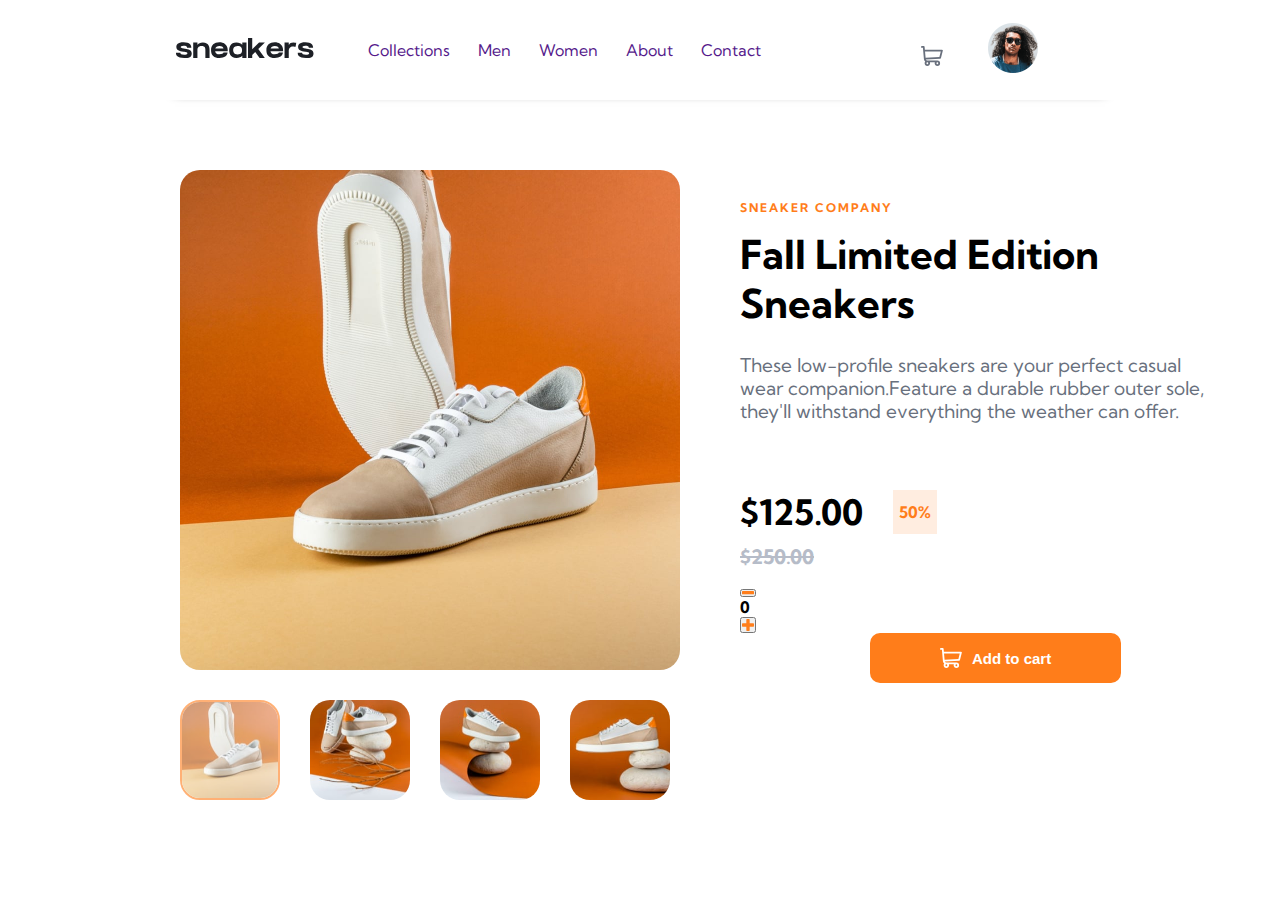
<file: index.html>
<!DOCTYPE html>
<html lang="en">
<head>
  <meta charset="UTF-8">
  <meta name="viewport" content="width=device-width, initial-scale=1.0"> 
  <link rel="stylesheet" href="style.css">
  <link href="https://fonts.googleapis.com/css2?family=Kumbh+Sans:wght@400;700&display=swap" rel="stylesheet">

  <title>E-commerce product page</title>

</head>
<body>
   
 <!-- header -->
 <header>
     

    <!-- Toggle menu -->
    <nav class="nav" >
      <div class="nav__panel-container">
          <div class="nav__panel">
               <div class="closeMenu" id="closeMenu">
                 <a href="#"><img src="/ecommerce-product-page-main/images/icon-close.svg"></a> 
              </div>
             
              <ul class="nav__link-container">
                  <li class="nav__link">
                      <a href="#">Collections</a>
                  </li>
                  <li class="nav__link">
                      <a href="#">Men</a>
                  </li>
                  <li class="nav__link">
                      <a href="#">Women</a>
                  </li>
                  <li class="nav__link">
                      <a href="#">About</a>
                  </li>
                  <li class="nav__link">
                    <a href="#">Contact</a>
                </li>
              </ul>
          </div>
      </div>
     
    </nav>
<!-- End Toggle Menu -->

  <div class="container">
   
              <div class="madehead">
                <div class="logo">
                    <img src="/ecommerce-product-page-main/images/logo.svg">
                </div>
               
                  <div class="nav-toggle" id="openMenu">
                  <a href="#"><img id="hamburger" class="navIcon" src="/ecommerce-product-page-main/images/icon-menu.svg" 
                    alt="Hamburger Menu"></a>  
                  </div>
              </div>
              <nav class="navbar">
                  <ul class="navbar-link">
                      <li><a class="nav-link" href=""> Collections</a></li>
                      <li><a class="nav-link" href="">Men</a></li>
                      <li><a class="nav-link"  href="">Women</a></li>
                      <li><a class="nav-link"  href=""> About</a></li>
                      <li><a class="nav-link"  href=""> Contact</a></li>
                  </ul>
              </nav>
                      <!-- sideImages -->
                      <div class="image-list">
                          <div class="sideImages">
                            <a href="#"><img  class="cartIcon" src="/ecommerce-product-page-main/images/icon-cart.svg" 
                            alt="Cart Image"></a>
                          </div>
                      </div>          
                   
                       <div class="sideImages">
                       <a href="#"> <img  class="avatar" src="/ecommerce-product-page-main/images/image-avatar.png"
                         alt="avatar Image"></a>
                       </div>
                       </div>
                    <!-- end sideImages -->
         
  </div>         
 </header> 
 <!-- End header -->

  <!-- feature-path-text -->
  <section class="section-container">
      <!-- Lightbox -->
      <section class="lightbox">
        <div class="img-text">
        <div class="product-hero">
          <img  src="/ecommerce-product-page-main/images/image-product-1.jpg" alt="image product">
        </div>
        <div class="arrows">
        <div class="previous arrow">
              <img src="/ecommerce-product-page-main/images/icon-previous.svg" alt="icon previous">
        </div>
        <div class="next arrow">
              <img src="/ecommerce-product-page-main/images/icon-next.svg" alt="icon next">
         </div>
              
        </div>
      </div>
          <div class="thumb-gallery">
              <div class="pic active">
                  <img src="/ecommerce-product-page-main/images/image-product-1-thumbnail.jpg" alt="thumb-1">
              </div>
              <div class="pic">
                  <img src="/ecommerce-product-page-main/images/image-product-2-thumbnail.jpg" alt="thumb-2">
              </div>
              <div class="pic">
                  <img src="/ecommerce-product-page-main/images/image-product-3-thumbnail.jpg" alt="thumb-3">
              </div>
              <div class="pic">
                  <img src="/ecommerce-product-page-main/images/image-product-4-thumbnail.jpg" alt="thumb-4">
              </div>
          </div>
    
     <!-- text -section -->
        <section class="Feature-1-2">
            <div class="feature-path-text">
                        <p class="f-path-text-p">
                          SNEAKER COMPANY
                        </p>
                      <h1 class="f-path-bold">Fall Limited Edition <br>Sneakers</h1>
                      <p class="f-path-text-p2">
                      These low-profile sneakers are your perfect casual wear companion.Feature a 
                      durable rubber outer sole, they'll withstand everything the weather can offer.
                      </p>
                   
                  </div>
              
       
   <!-- add to cart -->
   <div class="product">
    <div class="product__content grid gap-sizer-1">
     <div class="product__price flex">
      <div class="product__price--actual flex gap-sizer-1">
       <h2 class="font-bold fs-4">$125.00</h2>
       <p class="accent bg-accent-pale font-bold fs-2 price--discount">50%</p>
      </div>
      <p class="alt-bkg2 price--original font-bold fs-2">$250.00</p>
     </div>
     <div class="check-add">
     <section class="checkout flex gap-sizer-1">
     <div class="checkout__amt flex">
      <div class="checkout__amtBtn rounded flex bg-alt-bkg3">
      <button id="amt--decrease" class="amt grid" aria-label="Decrease quantity"><svg width="12" height="4" xmlns="http://www.w3.org/2000/svg" xmlns:xlink="http://www.w3.org/1999/xlink">
       <defs>
        <path
         d="M11.357 3.332A.641.641 0 0 0 12 2.69V.643A.641.641 0 0 0 11.357 0H.643A.641.641 0 0 0 0 .643v2.046c0 .357.287.643.643.643h10.714Z"
         id="a" />
       </defs>
       <use fill="#FF7E1B" fill-rule="nonzero" xlink:href="#a" />
      </svg></button>
      <span id="qty" class="font-bold fs-9" aria-label="Current quantity">0</span>
      <button id="amt--increase" class="amt grid" aria-label="Increase quantity"><svg width="12" height="12" xmlns="http://www.w3.org/2000/svg" xmlns:xlink="http://www.w3.org/1999/xlink">
       <defs>
        <path
         d="M12 7.023V4.977a.641.641 0 0 0-.643-.643h-3.69V.643A.641.641 0 0 0 7.022 0H4.977a.641.641 0 0 0-.643.643v3.69H.643A.641.641 0 0 0 0 4.978v2.046c0 .356.287.643.643.643h3.69v3.691c0 .356.288.643.644.643h2.046a.641.641 0 0 0 .643-.643v-3.69h3.691A.641.641 0 0 0 12 7.022Z"
         id="b" />
       </defs>
       <use fill="#FF7E1B" fill-rule="nonzero" xlink:href="#b" />
      </svg></button>
     </div>
    </div>
  </div>
    
       <button id="checkout" class="accent-pale checkout__btn flex bg-accent rounded flex gap-sizer-1">
         <svg width="22" height="20" xmlns="http://www.w3.org/2000/svg">
         <path
          d="M20.925 3.641H3.863L3.61.816A.896.896 0 0 0 2.717 0H.897a.896.896 0 1 0 0 1.792h1l1.031 11.483c.073.828.52 1.726 1.291 2.336C2.83 17.385 4.099 20 6.359 20c1.875 0 3.197-1.87 2.554-3.642h4.905c-.642 1.77.677 3.642 2.555 3.642a2.72 2.72 0 0 0 2.717-2.717 2.72 2.72 0 0 0-2.717-2.717H6.365c-.681 0-1.274-.41-1.53-1.009l14.321-.842a.896.896 0 0 0 .817-.677l1.821-7.283a.897.897 0 0 0-.87-1.114ZM6.358 18.208a.926.926 0 0 1 0-1.85.926.926 0 0 1 0 1.85Zm10.015 0a.926.926 0 0 1 0-1.85.926.926 0 0 1 0 1.85Zm2.021-7.243-13.8.81-.57-6.341h15.753l-1.383 5.53Z"
          fill="currentColor" fill-rule="nonzero" />
        </svg>
        <p class="fs-7 font-bold">Add to cart</p>
       </button>
      </div>
    </section>
    </section>
  </section>
                  


  <!-- feature-path-text end -->
  
  <!-- $125.00
  50%
  $250.00
  0
  Add to cart -->

  
</body>
<script src="app.js" module="style"></script>
</html>
</file>
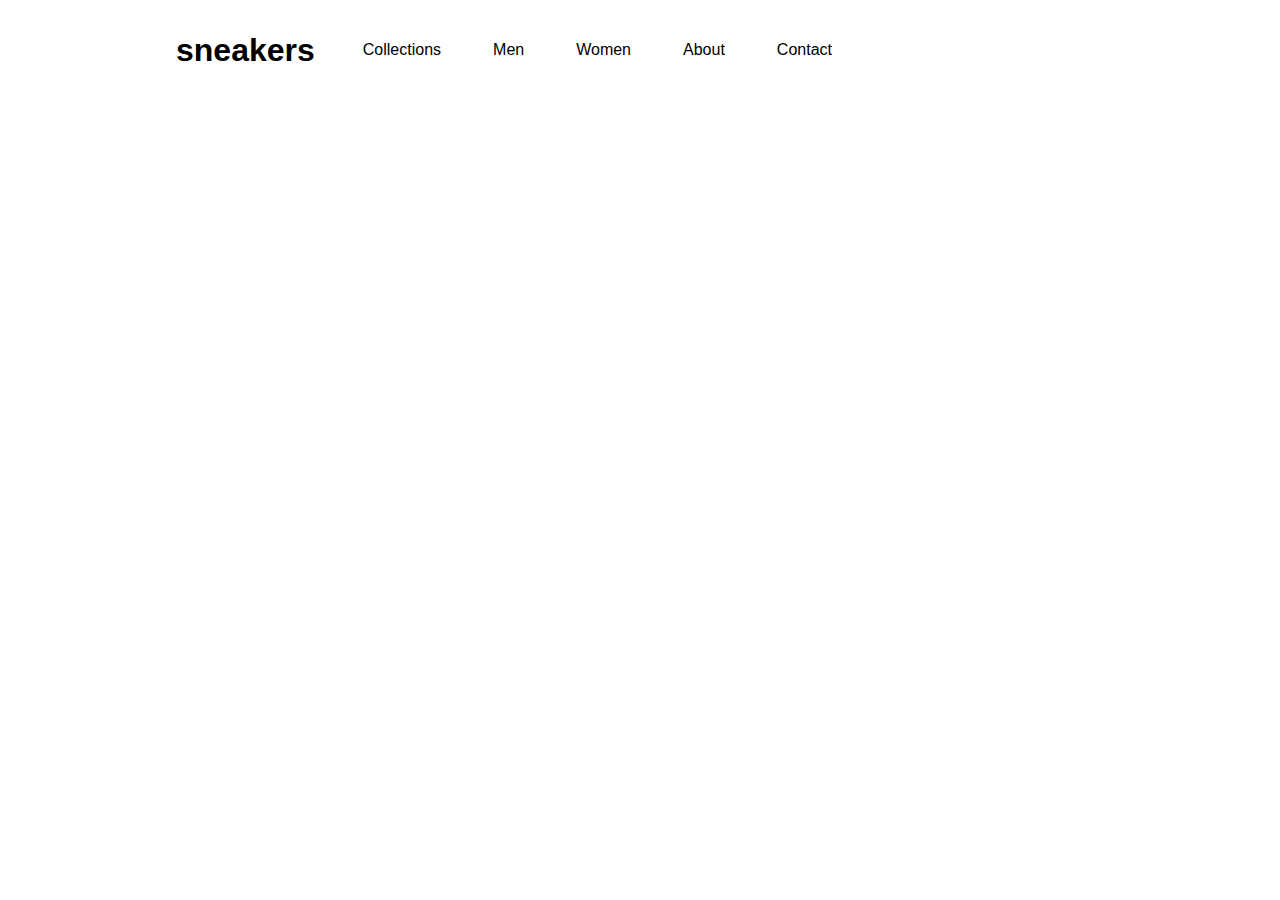
<file: e_headerpathpatch/index.html>
<!DOCTYPE html>
<html lang="en">
<head>
  <meta charset="UTF-8">
  <meta name="viewport" content="width=device-width, initial-scale=1.0"> 
  <link rel="stylesheet"  href="main.css">
  
  <title>Frontend Mentor | E-commerce product page</title>

</head>
<body>

    <!-- header -->
  <header>
    <div class="container">
                <div class="madehead">
                    <h1>sneakers</h1>
                    <div class="nav-toggle" id="navToggle">
                      <img id="hamburger" class="navIcon" src="pictures/icons8-menu.svg" alt="Hamburger Menu">
                      <img class="navIcon hidden" src="pictures/icons8-close.svg" alt="Close Menu">
                   </div>
                </div>
                <nav class="navbar">
                    <ul>
                        <li><a href=""></a> Collections</li>
                        <li><a href=""></a>Men</li>
                        <li><a href=""></a>Women</li>
                        <li><a href=""></a> About</li>
                        <li><a href=""></a> Contact</li>
                    </ul>
                </nav>
           
    </div>         
   </header>
   
   <!-- End header -->

</body>
</html>
</file>
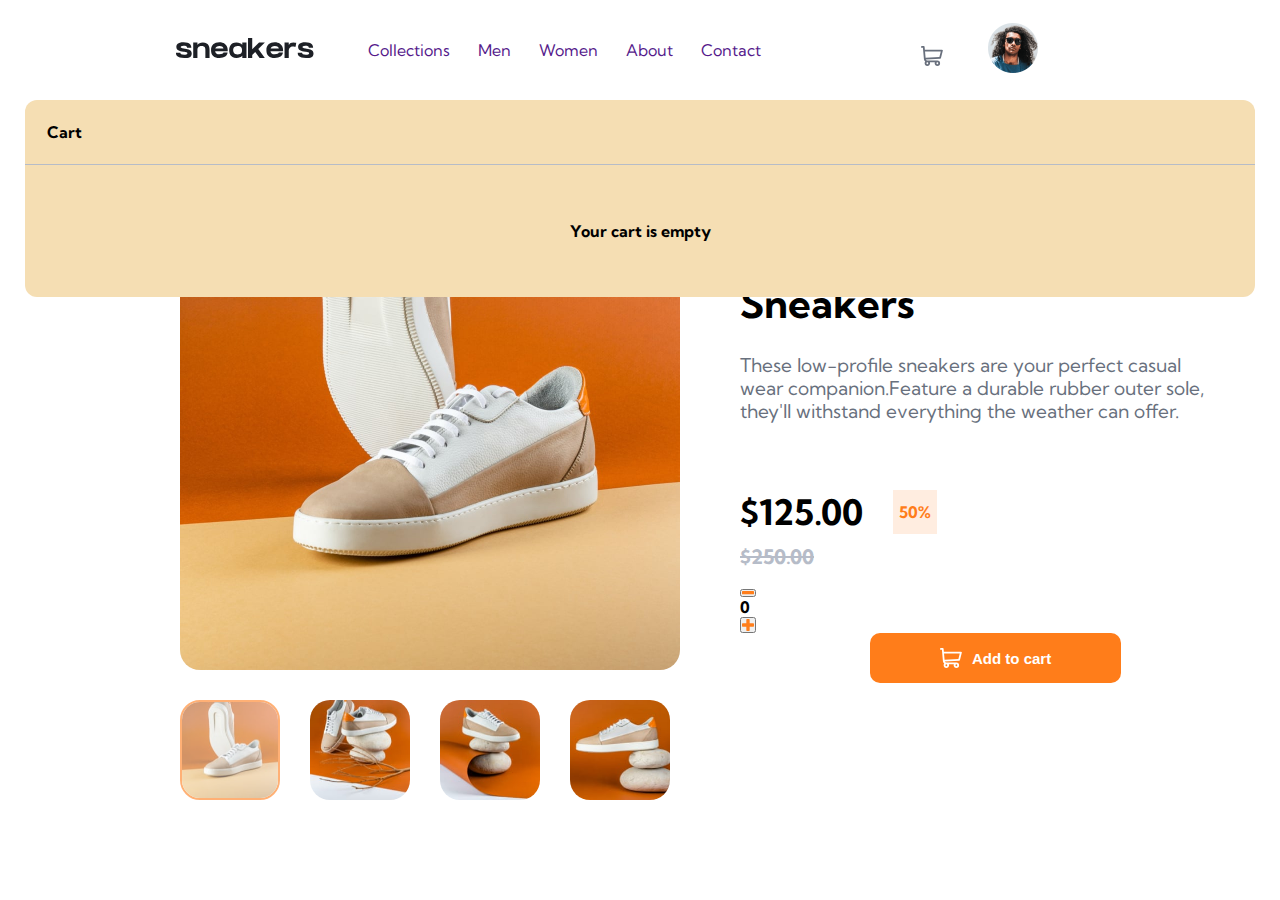
<file: Ecomerce-Website-team-6-main/index.html>
<!DOCTYPE html>
<html lang="en">
<head>
  <meta charset="UTF-8">
  <meta name="viewport" content="width=device-width, initial-scale=1.0"> 
  <script src="../cart.js" type="module"></script>
  <link rel="stylesheet" href="style.css">
<link href="https://fonts.googleapis.com/css2?family=Kumbh+Sans:wght@400;700&display=swap" rel="stylesheet">

  <title>E-commerce product page</title>

</head>
<body>
   
 <!-- header -->
 <header>
      <!-- cart -->
     <div class="cart-container" id="cartPanel" >
        <div class="cart grid rounded">
            <p class="cart__header font-bold">Cart</p>
            <div class="cart__body grid">
                <p class="font-bold">Your cart is empty</p>
            </div>
        </div>
    </div>
    <!--end cart -->
  <div class="container">
   
              <div class="madehead">
                <div class="logo">
                    <img src="/Ecomerce-Website-team-6-main/ecommerce-product-page-main/images/logo.svg">
                </div>
               
                  <div class="nav-toggle" id="navToggle">
                    <img id="hamburger" class="navIcon" src="/Ecomerce-Website-team-6-main/ecommerce-product-page-main/images/icon-menu.svg" alt="Hamburger Menu">
                    <img class="navIcon hidden" src="/Ecomerce-Website-team-6-main/ecommerce-product-page-main/images/icon-close.svg" alt="Close Menu">
                 </div>
              </div>
              <nav class="navbar">
                  <ul class="navbar-link">
                      <li><a class="nav-link" href=""> Collections</a></li>
                      <li><a class="nav-link" href="">Men</a></li>
                      <li><a class="nav-link"  href="">Women</a></li>
                      <li><a class="nav-link"  href=""> About</a></li>
                      <li><a class="nav-link"  href=""> Contact</a></li>
                  </ul>
              </nav>
                      <!-- sideImages -->
                      <div class="image-list">

                    
                      <div class="sideImages">
                      <a href=""><img  class="cartIcon" src="/Ecomerce-Website-team-6-main/ecommerce-product-page-main/images/icon-cart.svg" alt="Cart Image"></a>
                     </div>
                            
                        </div>
                         
                       
                       <div class="sideImages">
                       <a href=""> <img  class="avatar" src="/Ecomerce-Website-team-6-main/ecommerce-product-page-main/images/image-avatar.png" alt="avatar Image"></a>
                       </div>
                       </div>
                    <!-- end sideImages -->
         
  </div>         
 </header>

 
 <!-- End header -->

   <!-- Collections
  Men
  Women
  About
  Contact -->

  <!-- feature-path-text -->
  <section class="section-container">
      <!-- Lightbox -->
      <section class="lightbox">
        <div class="img-text">
        <div class="product-hero">
          <img  src="/Ecomerce-Website-team-6-main/ecommerce-product-page-main/images/image-product-1.jpg" alt="image product">
        </div>
        <div class="arrows">
        <div class="previous arrow">
              <img src="/Ecomerce-Website-team-6-main/ecommerce-product-page-main/images/icon-previous.svg" alt="icon previous">
        </div>
        <div class="next arrow">
              <img src="/Ecomerce-Website-team-6-main/ecommerce-product-page-main/images/icon-next.svg" alt="icon next">
         </div>
              
        </div>
      </div>
          <div class="thumb-gallery">
              <div class="pic active">
                  <img src="/Ecomerce-Website-team-6-main/ecommerce-product-page-main/images/image-product-1-thumbnail.jpg" alt="thumb-1">
              </div>
              <div class="pic">
                  <img src="/Ecomerce-Website-team-6-main/ecommerce-product-page-main/images/image-product-2-thumbnail.jpg" alt="thumb-2">
              </div>
              <div class="pic">
                  <img src="/Ecomerce-Website-team-6-main/ecommerce-product-page-main/images/image-product-3-thumbnail.jpg" alt="thumb-3">
              </div>
              <div class="pic">
                  <img src="/Ecomerce-Website-team-6-main/ecommerce-product-page-main/images/image-product-4-thumbnail.jpg" alt="thumb-4">
              </div>
          </div>
    
     <!-- text -section -->
        <section class="Feature-1-2">
            <div class="feature-path-text">
                        <p class="f-path-text-p">
                          SNEAKER COMPANY
                        </p>
                      <h1 class="f-path-bold">Fall Limited Edition <br>Sneakers</h1>
                      <p class="f-path-text-p2">
                      These low-profile sneakers are your perfect casual wear companion.Feature a 
                      durable rubber outer sole, they'll withstand everything the weather can offer.
                      </p>
                   
                  </div>
              
       
   <!-- add to cart -->
   <div class="product">
    <div class="product__content grid gap-sizer-1">
     <div class="product__price flex">
      <div class="product__price--actual flex gap-sizer-1">
       <h2 class="font-bold fs-4">$125.00</h2>
       <p class="accent bg-accent-pale font-bold fs-2 price--discount">50%</p>
      </div>
      <p class="alt-bkg2 price--original font-bold fs-2">$250.00</p>
     </div>
     <div class="check-add">
     <section class="checkout flex gap-sizer-1">
     <div class="checkout__amt flex">
      <div class="checkout__amtBtn rounded flex bg-alt-bkg3">
      <button id="amt--decrease" class="amt grid" aria-label="Decrease quantity"><svg width="12" height="4" xmlns="http://www.w3.org/2000/svg" xmlns:xlink="http://www.w3.org/1999/xlink">
       <defs>
        <path
         d="M11.357 3.332A.641.641 0 0 0 12 2.69V.643A.641.641 0 0 0 11.357 0H.643A.641.641 0 0 0 0 .643v2.046c0 .357.287.643.643.643h10.714Z"
         id="a" />
       </defs>
       <use fill="#FF7E1B" fill-rule="nonzero" xlink:href="#a" />
      </svg></button>
      <span id="qty" class="font-bold fs-9" aria-label="Current quantity">0</span>
      <button id="amt--increase" class="amt grid" aria-label="Increase quantity"><svg width="12" height="12" xmlns="http://www.w3.org/2000/svg" xmlns:xlink="http://www.w3.org/1999/xlink">
       <defs>
        <path
         d="M12 7.023V4.977a.641.641 0 0 0-.643-.643h-3.69V.643A.641.641 0 0 0 7.022 0H4.977a.641.641 0 0 0-.643.643v3.69H.643A.641.641 0 0 0 0 4.978v2.046c0 .356.287.643.643.643h3.69v3.691c0 .356.288.643.644.643h2.046a.641.641 0 0 0 .643-.643v-3.69h3.691A.641.641 0 0 0 12 7.022Z"
         id="b" />
       </defs>
       <use fill="#FF7E1B" fill-rule="nonzero" xlink:href="#b" />
      </svg></button>
     </div>
    </div>
  </div>
    
       <button id="checkout" class="accent-pale checkout__btn flex bg-accent rounded flex gap-sizer-1">
         <svg width="22" height="20" xmlns="http://www.w3.org/2000/svg">
         <path
          d="M20.925 3.641H3.863L3.61.816A.896.896 0 0 0 2.717 0H.897a.896.896 0 1 0 0 1.792h1l1.031 11.483c.073.828.52 1.726 1.291 2.336C2.83 17.385 4.099 20 6.359 20c1.875 0 3.197-1.87 2.554-3.642h4.905c-.642 1.77.677 3.642 2.555 3.642a2.72 2.72 0 0 0 2.717-2.717 2.72 2.72 0 0 0-2.717-2.717H6.365c-.681 0-1.274-.41-1.53-1.009l14.321-.842a.896.896 0 0 0 .817-.677l1.821-7.283a.897.897 0 0 0-.87-1.114ZM6.358 18.208a.926.926 0 0 1 0-1.85.926.926 0 0 1 0 1.85Zm10.015 0a.926.926 0 0 1 0-1.85.926.926 0 0 1 0 1.85Zm2.021-7.243-13.8.81-.57-6.341h15.753l-1.383 5.53Z"
          fill="currentColor" fill-rule="nonzero" />
        </svg>
        <p class="fs-7 font-bold">Add to cart</p>
       </button>
      </div>
    </section>
    </section>
  </section>
                  


  <!-- feature-path-text end -->
  
  <!-- $125.00
  50%
  $250.00
  0
  Add to cart -->

  
</body>
</html>
</file>
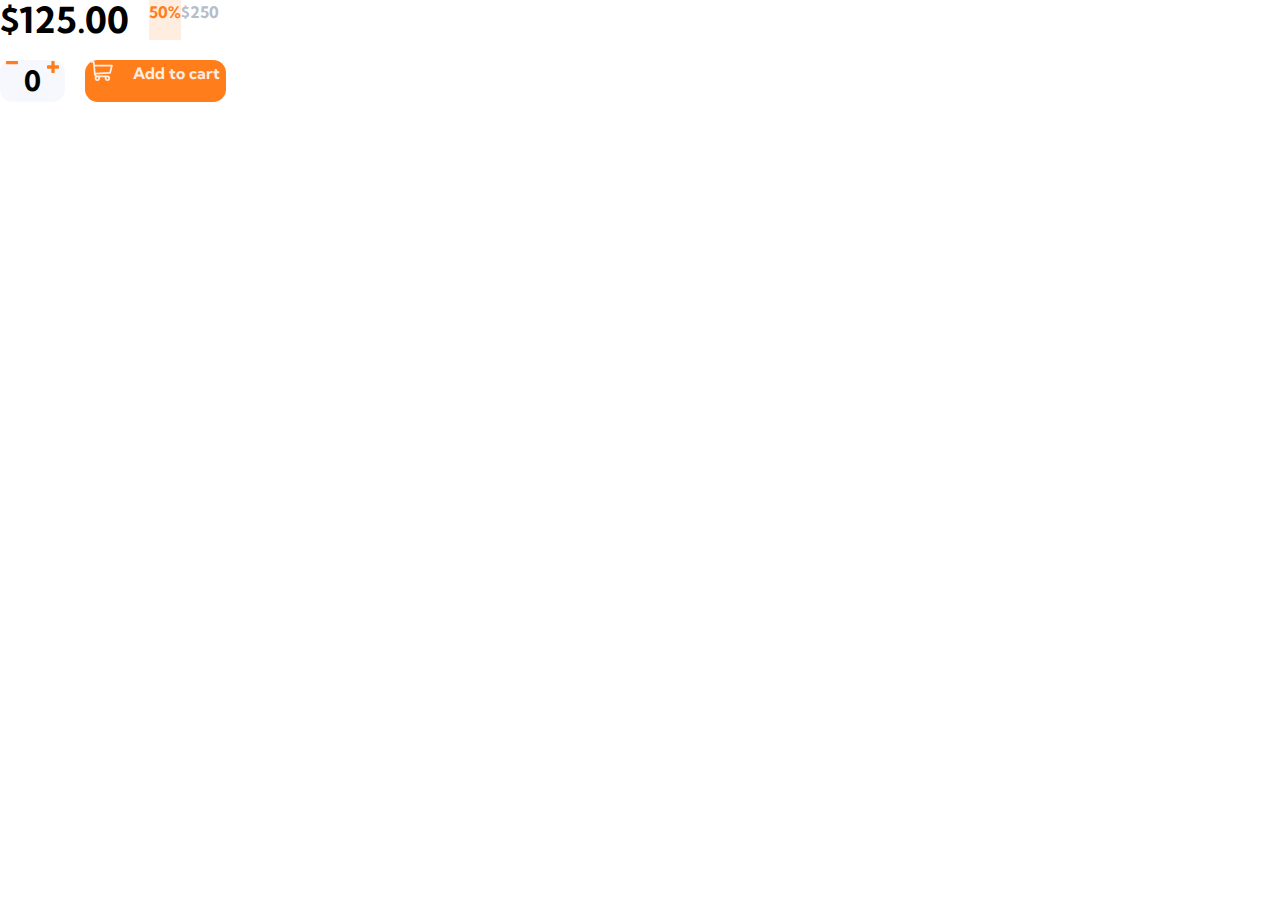
<file: doc.html>
<!DOCTYPE html>
<html lang="en">

<head>
 <title>Frontend Mentor | E-commerce product page</title> <meta charset="UTF-8">
 <meta name="viewport" content="width=device-width, initial-scale=1.0">
 <!-- displays site properly based on user's device -->

 <link rel="icon" type="image/png" sizes="32x32" href="./images/favicon-32x32.png">
<link rel="stylesheet" href="main.css">


 <!-- Feel free to remove these styles or customise in your own stylesheet 👍 -->
 <style>
  .attribution {
   font-size: 11px;
   text-align: center;
  }

  .attribution a {
   color: hsl(228, 45%, 44%);
  }
 </style>
</head>
<body>
  <main>
   <div class="product">
   <div class="product__content grid gap-sizer-1">
    <div class="product__price flex">
     <div class="product__price--actual flex gap-sizer-1">
      <h2 class="font-bold fs-4">$125.00</h2>
      <p class="accent bg-accent-pale font-bold fs-2 price--discount">50%</p>
     </div>
     <p class="alt-bkg2 price--original font-bold fs-2">$250</p>
    </div>
    <section class="checkout flex gap-sizer-1">
    <div class="checkout__amt flex">
     <div class="checkout__amtBtn rounded flex bg-alt-bkg3">
     <button id="amt--decrease" class="amt grid" aria-label="Decrease quantity"><svg width="12" height="4" xmlns="http://www.w3.org/2000/svg" xmlns:xlink="http://www.w3.org/1999/xlink">
      <defs>
       <path
        d="M11.357 3.332A.641.641 0 0 0 12 2.69V.643A.641.641 0 0 0 11.357 0H.643A.641.641 0 0 0 0 .643v2.046c0 .357.287.643.643.643h10.714Z"
        id="a" />
      </defs>
      <use fill="#FF7E1B" fill-rule="nonzero" xlink:href="#a" />
     </svg></button>
     <span id="qty" class="font-bold fs-3" aria-label="Current quantity">0</span>
     <button id="amt--increase" class="amt grid" aria-label="Increase quantity"><svg width="12" height="12" xmlns="http://www.w3.org/2000/svg" xmlns:xlink="http://www.w3.org/1999/xlink">
      <defs>
       <path
        d="M12 7.023V4.977a.641.641 0 0 0-.643-.643h-3.69V.643A.641.641 0 0 0 7.022 0H4.977a.641.641 0 0 0-.643.643v3.69H.643A.641.641 0 0 0 0 4.978v2.046c0 .356.287.643.643.643h3.69v3.691c0 .356.288.643.644.643h2.046a.641.641 0 0 0 .643-.643v-3.69h3.691A.641.641 0 0 0 12 7.022Z"
        id="b" />
      </defs>
      <use fill="#FF7E1B" fill-rule="nonzero" xlink:href="#b" />
     </svg></button>
    </div>
   </div>
      <button id="checkout" class="accent-pale checkout__btn flex bg-accent rounded flex gap-sizer-1">
        <svg width="22" height="20" xmlns="http://www.w3.org/2000/svg">
        <path
         d="M20.925 3.641H3.863L3.61.816A.896.896 0 0 0 2.717 0H.897a.896.896 0 1 0 0 1.792h1l1.031 11.483c.073.828.52 1.726 1.291 2.336C2.83 17.385 4.099 20 6.359 20c1.875 0 3.197-1.87 2.554-3.642h4.905c-.642 1.77.677 3.642 2.555 3.642a2.72 2.72 0 0 0 2.717-2.717 2.72 2.72 0 0 0-2.717-2.717H6.365c-.681 0-1.274-.41-1.53-1.009l14.321-.842a.896.896 0 0 0 .817-.677l1.821-7.283a.897.897 0 0 0-.87-1.114ZM6.358 18.208a.926.926 0 0 1 0-1.85.926.926 0 0 1 0 1.85Zm10.015 0a.926.926 0 0 1 0-1.85.926.926 0 0 1 0 1.85Zm2.021-7.243-13.8.81-.57-6.341h15.753l-1.383 5.53Z"
         fill="currentColor" fill-rule="nonzero" />
       </svg>
       <p class="fs-2 font-bold">Add to cart</p>
      </button>
     </div>
     </section>
   </div>
  </main>
</body>
</html>
</file>
<file: style.css>
*{
  margin: 0;
  padding: 0;
  box-sizing:border-box;
  text-decoration: none;
}
body{
  overflow-x: hidden;
  font-family: 'Kumbh Sans', sans-serif;
  margin-left: auto;
  margin-right: auto;
  height: 900px; 
}

.container{
  background-color: rgba(rgb(231, 222, 222), rgb(216, 230, 216), rgb(244, 244, 248), alpha);
  display: flex;
  align-items: center;
  max-width: 60rem;
  margin: 0 auto;
  padding: 0 1rem;
  box-shadow: 0px 7px 10px -15px #111; 
}

.nav-toggle{
  display: none;
  position: relative;
  left: 1rem;
}

.rounded{
  border-radius: 12px;
}
.hidden{
  display: none;
}


ul li{
  list-style: none;
  display: inline-block;
  line-height: 100px;
  font-family:'Kumbh Sans', sans-serif;
}
ul li a{
  text-decoration: none;
  padding-left:24px;
  cursor: pointer;
}
.navbar{
  margin-left: 30px;
 
}

.nav-link:hover,
.nav-link:focus {
color: black;
font-weight: 500;
}

.nav-link {
position: relative;
}

.nav-link::before {
content: "";
position: absolute;
left: 0;
right: 0;
bottom: 0;
top: 3.8rem;
height: 3px;
background-color: hsl(26, 100%, 55%);
transition: 300ms ease-out;
transform: scaleX(0);
}
.nav-link:hover{
  color: grey;
}
.nav-link:hover::before,
.nav-link:focus::before {
transform: scaleX(0.9);
}

  .grid{
     display: grid;
  }

  .font-bold{
   font-weight: bold;
  }

.image-list{
  position: relative;
  display: flex;
  padding-left: 160px;

}
.sideImages{
  margin-right:45px;
}

.cartIcon{
  margin-top: 15px;

}
.avatar{
  height: auto;
  width:50px ;
 
}
.avatar:hover{
  border: 1.9px solid hsl(26, 100%, 55%);
  border-radius: 50%;
}
/* End of header */



    /* ToggleMenu */
    .nav{
      display: none;
    }
    .nav__panel-container{
      background-color: hsl(0, 0%, 3%, .6);
      position: fixed;
      inset: 0;
      z-index: 10;
      transform: translateX(-100%);
  }

  .nav__panel-container.expanded{
      transform: translateX(0%);
  }
  .nav__panel{
      background-color: #fff;
      width: 60%;
      height: 100%;
      padding: 35px;
  }
  
  .close img{ 
     height: 20px;
     width: 20px;
  }

  .nav{
      display: flex;
  }
  
  .nav__link-container{
      padding: 0;
      list-style: none;
      display: grid;
  }
  .nav__link a{
      text-decoration: none;
      font-weight: bold;
      color: black;
  }
      /* End ToggleMenu */


/* feature-path-text begins */


.f-path-text-p{
  font-size: 12px;
  letter-spacing: 2px;
  font-weight: 700;
}
.f-path-text-p{
  color:hsl(26, 100%, 55%);
  height: 30px;
}
.f-path-bold {
  color: hsl(0, 0%, 0%);
  width: 400px;
  padding-bottom: 26px;
  font-size: 40px;
  
}       
.f-path-text-p2 {
  font-size: 19px;
  width:470px;
  line-height: 23px;
  color:  hsl(219, 9%, 45%);
}


/* feature-path-text ends */

/* light-box-section */

/* mobile version */

@media all and (max-width:960px){
header .container{
    flex-direction: row;
    align-items: flex-start;
}

header .container .navbar{
    height: 0;
    width: 100%;
    overflow: hidden;
    transition: 0,5s height ease-in-out;
}
.navIcon{
    margin-top: 6px;
}

li{
    display: block;
    text-align: center;
    padding: 1.5 rem 0;
}
header .container .madehead{
   padding: 10px;
}
.nav-toggle{
    display: block;
}
.nav-toggle .navIcon{
    padding: 10px 0;
}
.image-list{
    position: relative;
    top: 25px;
}
.sideImages{
    margin-right:20px;  
}

.cartIcon{
    padding-top: 8px;
    width:20px ;
}
.avatar{
    width:25px ;
    margin-top: 40px;
}
.avatar:hover{
    border: 2px solid hsl(26, 100%, 55%);
    border-radius: 50%;
}

.logo{
  position: relative;
  left: 50px;
  top: 35px;
}
.section-container{
 margin: 0;
} 
.thumb-gallery{
visibility: hidden;
}

.nav{
  display: block;
}

}
/* desktop version  */

.section-container{
  margin: 0 180px 0 180px;
}
.lightbox{
  position: relative;
}
.Feature-1-2{
  position: absolute;
  top: 30px;
  left: 560px;

}
.img-text{
  width: auto;
  height: 530px;
  margin-top: 70px;
}
.product-hero img {
  width: auto;
  height: 500px;
  border-radius: 20px;
}
.thumb-gallery{
  display: flex;
}
.arrows{
  visibility: hidden;
}
.pic{
  padding-right: 30px;
}
.pic img{
  border-radius: 20px;
  width: 100px;
  height: auto;
}
.pic img:hover{
  border: 2px solid  hsl(26, 100%, 55%);
  opacity: 0.6;

}
.active img{
  border: 2px solid  hsl(26, 100%, 55%);
  opacity: 0.6;
}

.product{
position: absolute;
top: 290px;
}
.product__price--actual{
display: flex;

}
.fs-4{
font-size: 35px;
padding-right: 30px;
}
.price--discount{
padding: 5px 6px;
align-items: center;
display: flex;
background-color: hsl(25, 100%, 94%);
font-weight: bold;
color: hsl(26, 100%, 55%);
}
.price--original{
font-size: 20px;
text-decoration: line-through;
margin-top: 10px;
color:  hsl(220, 14%, 75%);
}

.checkout{
margin-top: 20px;
display: flex;
}
.checkout__btn{
padding-left: 70px;
padding-right: 70px;
padding-top: 15px;
padding-bottom: 15px;
border-radius: 10px;
margin-left: 130px;
border: none;
color: white;
background-color: hsl(26, 100%, 55%);
display: flex;
justify-content: center;
align-items: center;
}
.checkout__btn:hover{
background-color: hsl(24, 100%, 74%);

}
.fs-7{
margin-left: 10px;
font-size: 15px;

}
</file>
<file: e_headerpathpatch/main.css>
*{
    margin: 0;
    padding: 0;
    box-sizing:border-box;
    text-decoration: none;
}

.container{
    background-color: rgba(rgb(231, 222, 222), rgb(216, 230, 216), rgb(244, 244, 248), alpha);
    display: flex;
    align-items: center;
    max-width: 60rem;
    margin: 0 auto;
    padding: 0 1rem;
}

.nav-toggle{
    display: none;
    position: relative;
    left: 1rem;
}

.hidden{
    display: none;
}

.madehead{
    font-family:'Franklin Gothic Medium', 'Arial Narrow', Arial, sans-serif;

}

ul li{
    list-style: none;
    display: inline-block;
    line-height: 100px;
    font-family:'Gill Sans', 'Gill Sans MT', Calibri, 'Trebuchet MS', sans-serif;
}
ul li a{
    text-decoration: none;
    padding: 0 24px;
}

@media all and (max-width:720px){
    header .container{
        flex-direction: column;
        align-items: flex-start;
    }
    header .container .madehead h1{
        position: absolute;
        left: 83px;
    }
    header .container .navbar{
        height: 0;
        width: 100%;
        overflow: hidden;
        transition: 0,5s height ease-in-out;
    }

    li{
        display: block;
        text-align: center;
        padding: 1.5 rem 0;
    }
    header .container .madehead{
       padding: 10px;
    }
    .nav-toggle{
        display: block;
    }
    .nav-toggle .navIcon{
        padding: 10px 0;
    }

}
</file>
<file: Ecomerce-Website-team-6-main/style.css>
*{
  margin: 0;
  padding: 0;
  box-sizing:border-box;
  text-decoration: none;
}
body{
  overflow-x: hidden;
  font-family: 'Kumbh Sans', sans-serif;
  margin-left: auto;
  margin-right: auto;
  height: 900px; 
}

.container{
  background-color: rgba(rgb(231, 222, 222), rgb(216, 230, 216), rgb(244, 244, 248), alpha);
  display: flex;
  align-items: center;
  max-width: 60rem;
  margin: 0 auto;
  padding: 0 1rem;
  box-shadow: 0px 7px 10px -15px #111; 
}

.nav-toggle{
  display: none;
  position: relative;
  left: 1rem;
}

.rounded{
  border-radius: 12px;
}
.hidden{
  display: none;
}


ul li{
  list-style: none;
  display: inline-block;
  line-height: 100px;
  font-family:'Kumbh Sans', sans-serif;
}
ul li a{
  text-decoration: none;
  padding-left:24px;
  cursor: pointer;
}
.navbar{
  margin-left: 30px;
 
}

.nav-link:hover,
.nav-link:focus {
color: black;
font-weight: 500;
}

.nav-link {
position: relative;
}

.nav-link::before {
content: "";
position: absolute;
left: 0;
right: 0;
bottom: 0;
top: 3.8rem;
height: 3px;
background-color: hsl(26, 100%, 55%);
transition: 300ms ease-out;
transform: scaleX(0);
}
.nav-link:hover{
  color: grey;
}
.nav-link:hover::before,
.nav-link:focus::before {
transform: scaleX(0.9);
}


  /* cart*/
  .cart-container{
    position: fixed;
    inset: 0;
    background-color: hsl(hue, saturation, lightness);
    z-index: 10;
    padding: 25px;
  }
  /* .cart-container[disabled] {
    transform: translateY(-100%);
  } */

  .grid{
     display: grid;
  }

  .font-bold{
   font-weight: bold;
  }

  .cart{
    background-color: wheat;
    position: relative;
    top: 4.7rem;
  }
  .cart__header{
    padding: 22px;
    border-bottom: 1px solid hsl(220, 14%,75%);
  }
  .cart__body{
    padding: 3.5rem 1rem ;
    place-items: center;
  }
  /* End cart */
.image-list{
  position: relative;
  display: flex;
  padding-left: 160px;

}
.sideImages{
  margin-right:45px;
}

.cartIcon{
  margin-top: 15px;

}
.avatar{
  height: auto;
  width:50px ;
 
}
.avatar:hover{
  border: 1.9px solid hsl(26, 100%, 55%);
  border-radius: 50%;
}
/* End of header */


/* feature-path-text begins */


.f-path-text-p{
  font-size: 12px;
  letter-spacing: 2px;
  font-weight: 700;
}
.f-path-text-p{
  color:hsl(26, 100%, 55%);
  height: 30px;
}
.f-path-bold {
  color: hsl(0, 0%, 0%);
  width: 400px;
  padding-bottom: 26px;
  font-size: 40px;
  
}       
.f-path-text-p2 {
  font-size: 19px;
  width:470px;
  line-height: 23px;
  color:  hsl(219, 9%, 45%);
}


/* feature-path-text ends */

/* light-box-section */

/* mobile version */

@media all and (max-width:960px){
header .container{
    flex-direction: row;
    align-items: flex-start;
}

header .container .navbar{
    height: 0;
    width: 100%;
    overflow: hidden;
    transition: 0,5s height ease-in-out;
}
.navIcon{
    margin-top: 6px;

}
.madehead h1{
  visibility: hidden;

}

li{
    display: block;
    text-align: center;
    padding: 1.5 rem 0;
}
header .container .madehead{
   padding: 10px;
}
.nav-toggle{
    display: block;
}
.nav-toggle .navIcon{
    padding: 10px 0;
}
.image-list{
    position: relative;
    top: 25px;
}
.sideImages{
    margin-right:20px;
   
}

.cartIcon{
    padding-top: 8px;
    width:20px ;
    

}
.avatar{
    width:25px ;
    margin-top: 40px;
}
.avatar:hover{
    border: 2px solid hsl(26, 100%, 55%);
    border-radius: 50%;
}

.logo{
  position: relative;
  left: 50px;
  top: 35px;
}
 


}
/* desktop version  */

.section-container{
  margin: 0 180px 0 180px;
}
.lightbox{
  position: relative;

}
.Feature-1-2{
  position: absolute;
  top: 30px;
  left: 560px;

}
.img-text{
  width: auto;
  height: 530px;
  margin-top: 70px;
}
.product-hero img {
  width: auto;
  height: 500px;
  border-radius: 20px;
}
.thumb-gallery{
  display: flex;
}
.arrows{
  visibility: hidden;
}
.pic{
  padding-right: 30px;
}
.pic img{
  border-radius: 20px;
  width: 100px;
  height: auto;
}
.pic img:hover{
  border: 2px solid  hsl(26, 100%, 55%);
  opacity: 0.6;

}
.active img{
  border: 2px solid  hsl(26, 100%, 55%);
  opacity: 0.6;
}

.product{
position: absolute;
top: 290px;
}
.product__price--actual{
display: flex;

}
.fs-4{
font-size: 35px;
padding-right: 30px;
}
.price--discount{
padding: 5px 6px;
align-items: center;
display: flex;
background-color: hsl(25, 100%, 94%);
font-weight: bold;
color: hsl(26, 100%, 55%);
}
.price--original{
font-size: 20px;
text-decoration: line-through;
margin-top: 10px;
color:  hsl(220, 14%, 75%);
}

.checkout{
margin-top: 20px;
display: flex;
}
.checkout__btn{
padding-left: 70px;
padding-right: 70px;
padding-top: 15px;
padding-bottom: 15px;
border-radius: 10px;
margin-left: 130px;
border: none;
color: white;
background-color: hsl(26, 100%, 55%);
display: flex;
justify-content: center;
align-items: center;
}
.checkout__btn:hover{
background-color: hsl(24, 100%, 74%);

}
.fs-7{
margin-left: 10px;
font-size: 15px;

}
</file>
<file: main.css>
@import url('https://fonts.googleapis.com/css2?family=Kumbh+Sans:wght@400;700&display=swap');
/*
  1. Use a more-intuitive box-sizing model.
*/
*,
*::before,
*::after {
 box-sizing: border-box;
}

/*
  2. Remove default margin
*/
* {
 margin: 0;
}

/*
  3. Allow percentage-based heights in the application
*/
html,
body {
 height: 100%;
}

/*
  Typographic tweaks!
  4. Add accessible line-height
  5. Improve text rendering
*/
body {
 line-height: 1.5;
 -webkit-font-smoothing: antialiased;
}

/*
  6. Improve media defaults
*/
img,
picture,
video,
canvas,
svg {
 display: block;
 max-width: 100%;
}

/*
  7. Remove built-in form typography styles
*/
input,
button,
textarea,
select {
 font: inherit;
}

button {
 border: none;
 background: none;
}

/*
  8. Avoid text overflows
*/
p,
h1,
h2,
h3,
h4,
h5,
h6 {
 overflow-wrap: break-word;
}

/*
  9. Create a root stacking context
*/
#root,
#__next {
 isolation: isolate;
}

:root {
 /* SPACING SIZES 1.26, 1.875,2.25,2.5, 2.8125*/
 --sizer-1: calc((var(--base) * 1.26));
 --sizer-2: calc((var(--base) * 1.875));
 --sizer-3: calc((var(--base) * 2.25));
 --sizer-4: calc((var(--base) * 2.5));
 --sizer-5: calc((var(--base) * 2.8125));
 /* FONT SIZES */
 --base: 1rem;
 --fs-1: calc((var(--base) * .8));
 --fs-2: ((--base));
 --fs-3: calc((var(--base) * 1.75));
 --fs-4: calc((var(--base) * 2.25));

  

 /* COLORS */
 --bkg: hsl(25, 100%, 99%);
 --accent: hsl(26, 100%, 55%);
 --accent-semi-transparent: hsl(26, 100%, 55%, .5);
 --accent-pale: hsl(25, 100%, 94%);
 --text: hsl(25, 100%, 3%);
 --text-opacity: hsl(25, 100%, 3%, 0.75);
 --alt-bkg: hsl(220, 13%, 13%);
 --alt-bkg1: hsl(219, 9%, 45%); 
 --alt-bkg2: hsl(220, 14%, 75%); 
 --alt-bkg3: hsl(223, 64%, 98%);
 
 /* MISC */
 --raduis: .8rem;
}

/* FONTS */
.fs-1 {
 font-size: var(--fs-1);
}
.fs-2 {
 font-size: var(--fs-2);
}
.fs-3 {
 font-size: var(--fs-3);
}
.fs-4 {
 font-size: var(--fs-4);
}
.font-bold {
 font-weight: bold;
}

h1, .h1{
 line-height: 1.1;
}

h2, .h2{
 line-height: 1.1;
}

/* SPACING */
.sizer-1 {
 font-size: var(--sizer-1);
}
.sizer-2 {
 font-size: var(--sizer-2);
}
.sizer-3 {
 font-size: var(--sizer-3);
}
.sizer-4 {
 font-size: var(--sizer-4);
}
.sizer-5 {
 font-size: var(--sizer-5);
}

.gap-sizer-1{
 gap: var(--sizer-1);
}
.gap-sizer-2 {
 gap: var(--sizer-2);
}
.gap-sizer-3 {
 gap: var(--sizer-3);
}
.gap-sizer-4 {
 gap: var(--sizer-4);
}
.gap-sizer-5 {
 gap: var(--sizer-5);
}


/* COLORS */
.bg-bkg {
 background-color: var(--bkg);
}

.bg-accent {
 background-color: var(--accent);
}

.bg-accent-pale {
 background-color: var(--accent-pale);
}

.bg-text {
 background-color: var(--text);
}

.bg-text-opacity {
 background-color: var(--text-opacity);
}

.bg-alt-bkg {
 background-color: var(--alt-bkg);
}

.bg-alt-bkg1 {
 background-color: var(--alt-bkg1);
}

.bg-alt-bkg2 {
 background-color: var(--alt-bkg2);
}

.bg-alt-bkg3 {
 background-color: var(--alt-bkg3);
}

.bkg {
 color: var(--bkg);
}

.accent {
 color: var(--accent);
}

.accent-pale {
 color: var(--accent-pale);
}

.text {
 color: var(--text);
}

.text-opacity {
 color: var(--text-opacity);
}

.alt-bkg {
 color: var(--alt-bkg);
}

.alt-bkg1 {
 color: var(--alt-bkg1);
}

.alt-bkg2 {
 color: var(--alt-bkg2);
}

.alt-bkg3 {
 color: var(--alt-bkg3);
}

/* LAYOUT */
.grid {
 display: grid;
}

.flex {
 display: flex;
}

  /* MISC */
  .rounded {
   border-radius: var(--raduis);
  }



body{
 font-family: 'Kumbh Sans', san-serif;
 position: relative;
/* margin-top: -170px; */
}

@media all and (max-width: 375px) {

  /* PRODUCT CLASS */
  .product {
    padding: var(--sizer-1);
    position: absolute;
    top: 550px;
    left: 0;
  }

  .product__price {
    justify-content: space-between;
    align-items: center;
    display: flex;
  }

  .product__price--actual {
    align-items: center;
  }

  .price--discount {
    padding: 2px 5px;
    border-radius: 5px;
  }

  .price--original {
    text-decoration: line-through;
  }

  /* CHECKOUT SECTION */
  .checkout {
    flex-wrap: wrap;
  }

  .checkout__amt {
    flex: 100%;
  }

  .checkout__btn {
    flex: 100%;
    justify-content: center;
    align-items: center;
    padding: calc(var(--sizer-1) * .5) var(--sizer-1);
    box-shadow: 0px 10px 25px var(--accent-semi-transparent);
  }

  .checkout__amtBtn {
    width: 100%;
    justify-content: space-between;
    align-items: center;
    padding: calc(var(--sizer-1) * .2) var(--sizer-1);
  }

  .amt {
    padding: calc(var(--sizer-1) * .5);
    height: var(--sizer-3);
    width: var(--sizer-3);
    place-items: center;
  }
}
</file>
